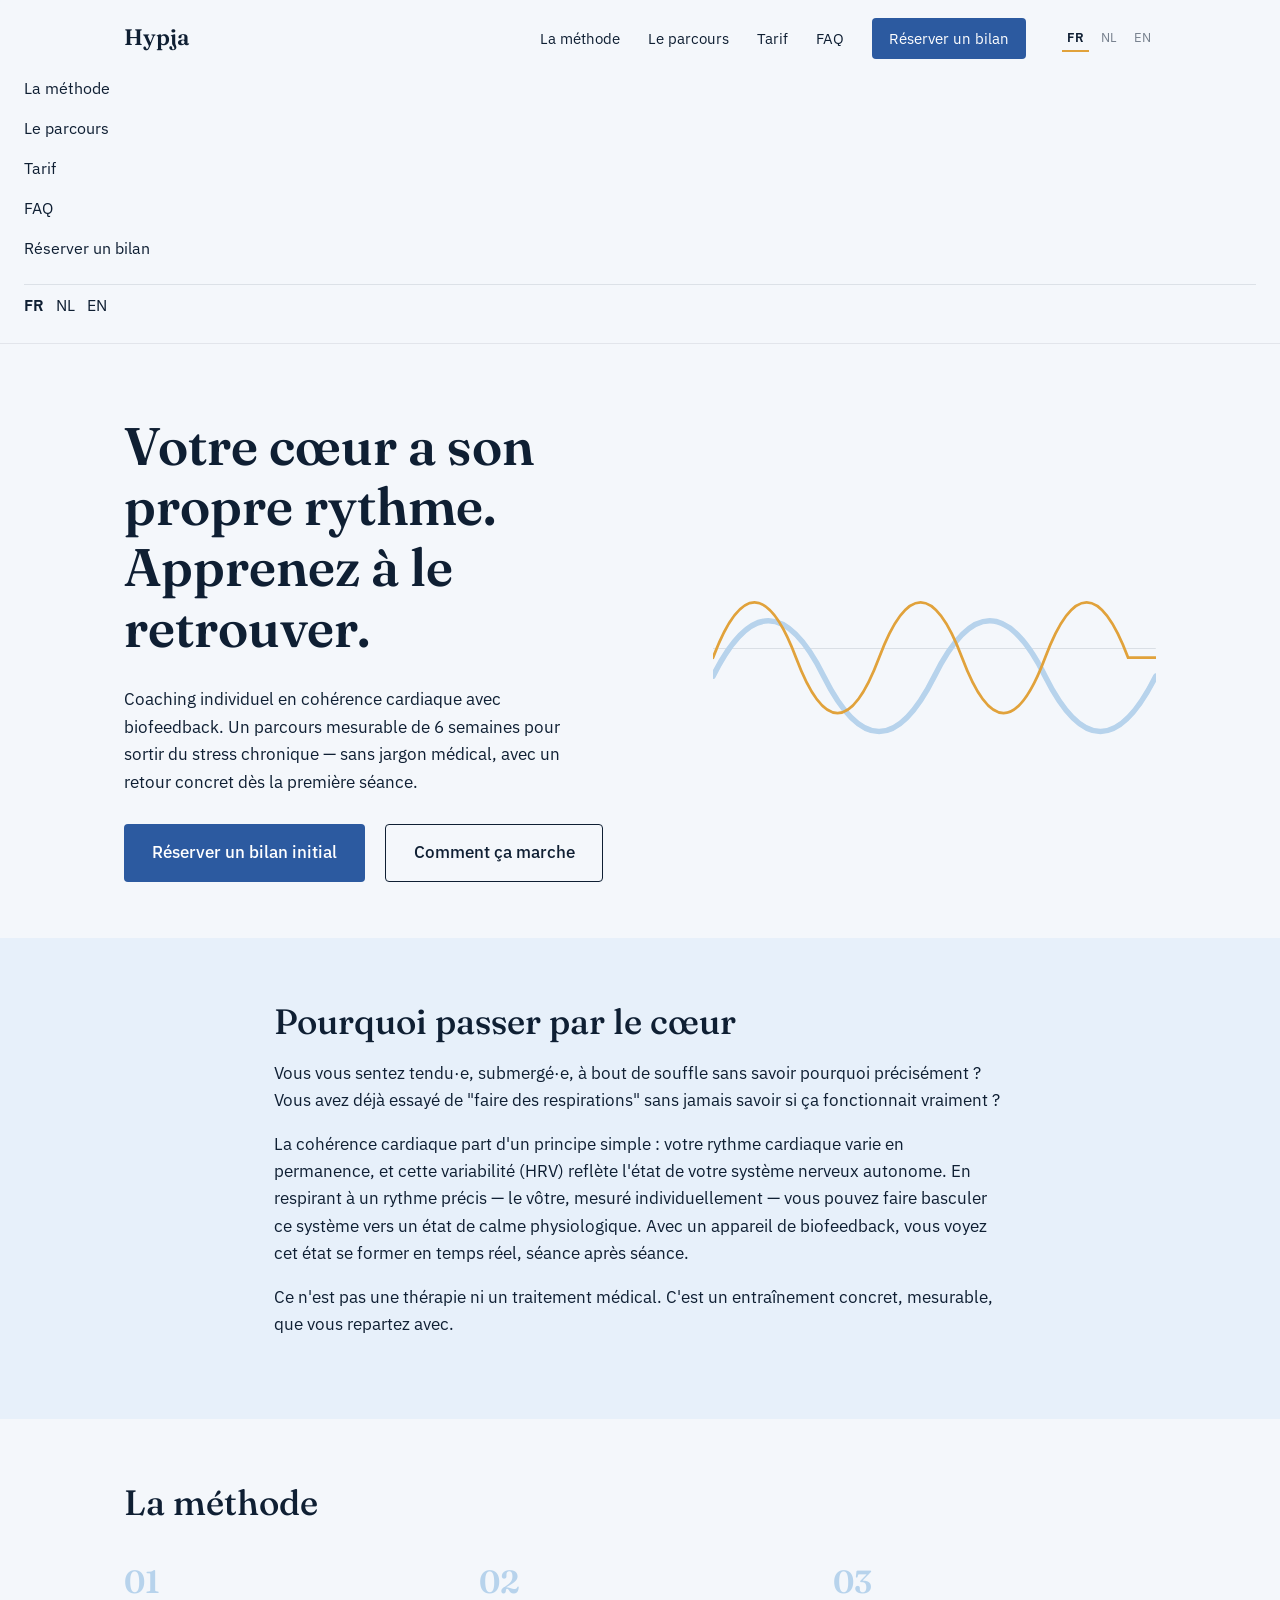
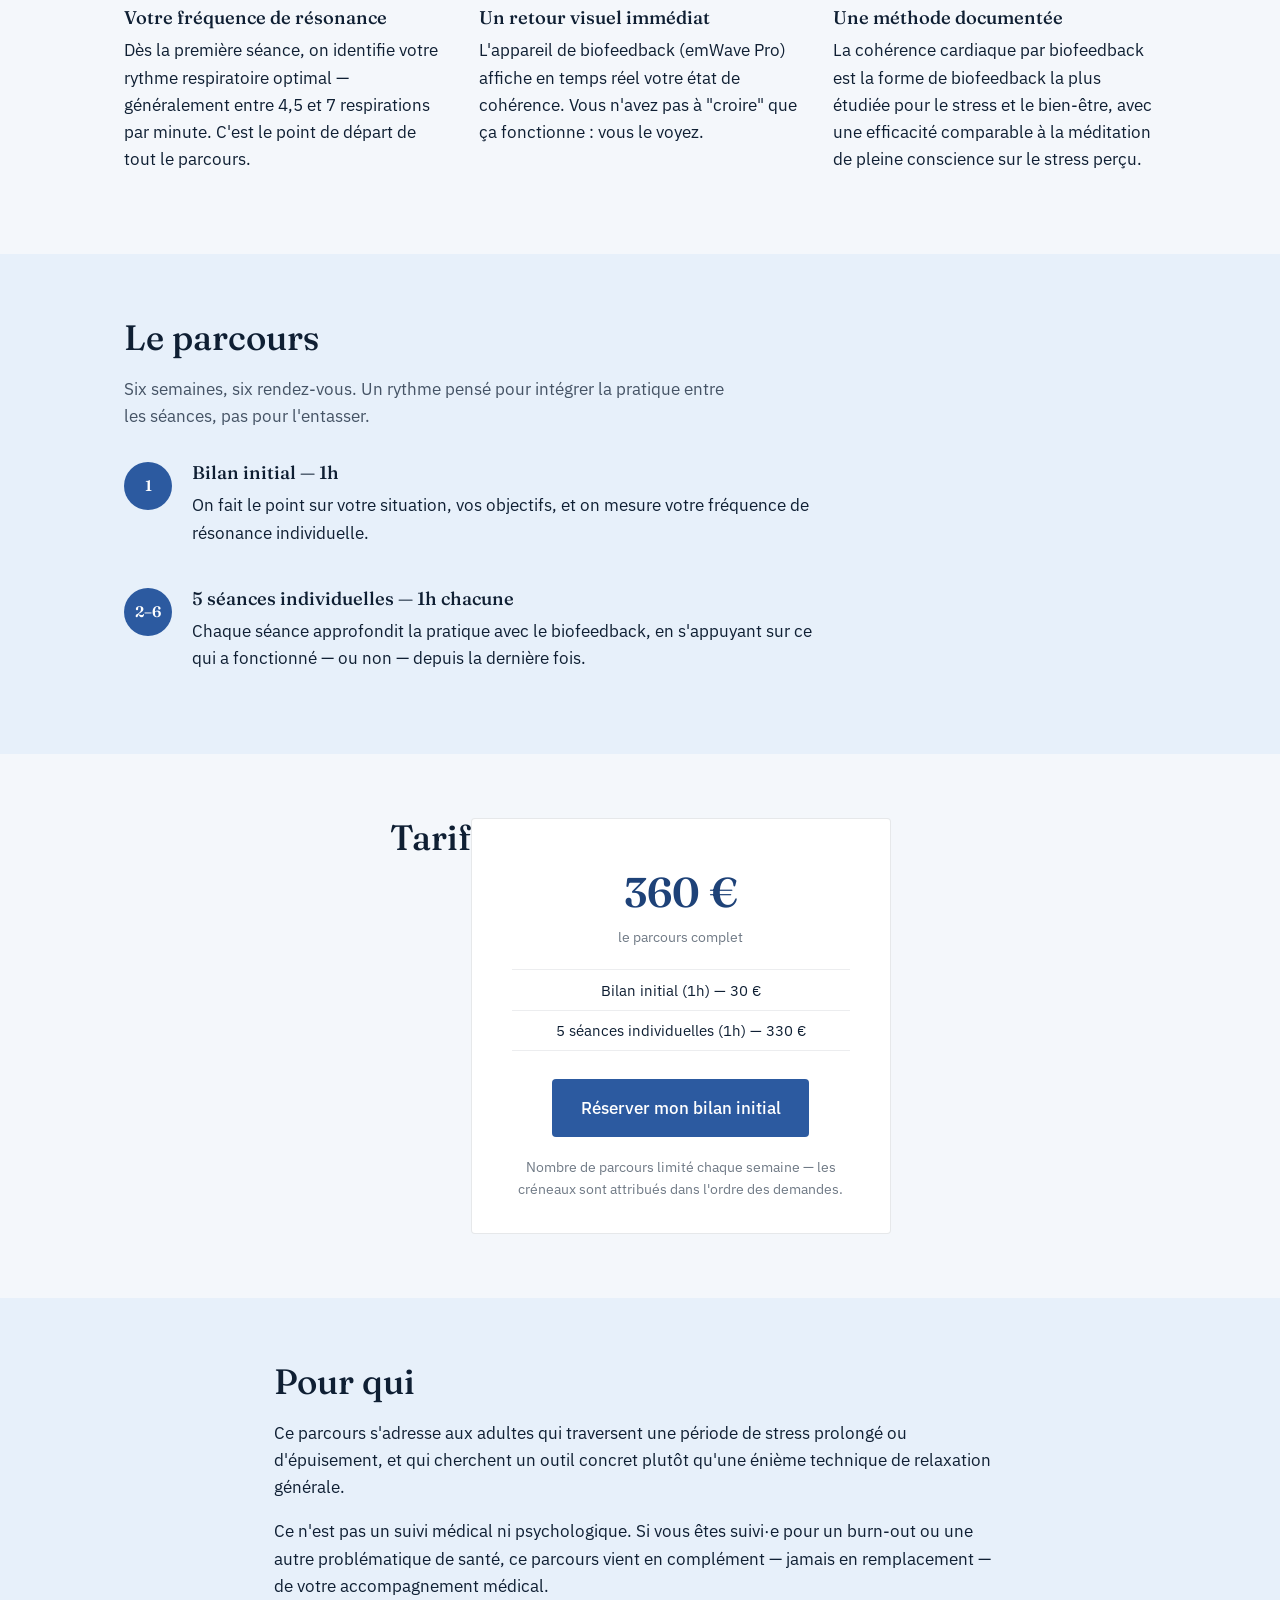
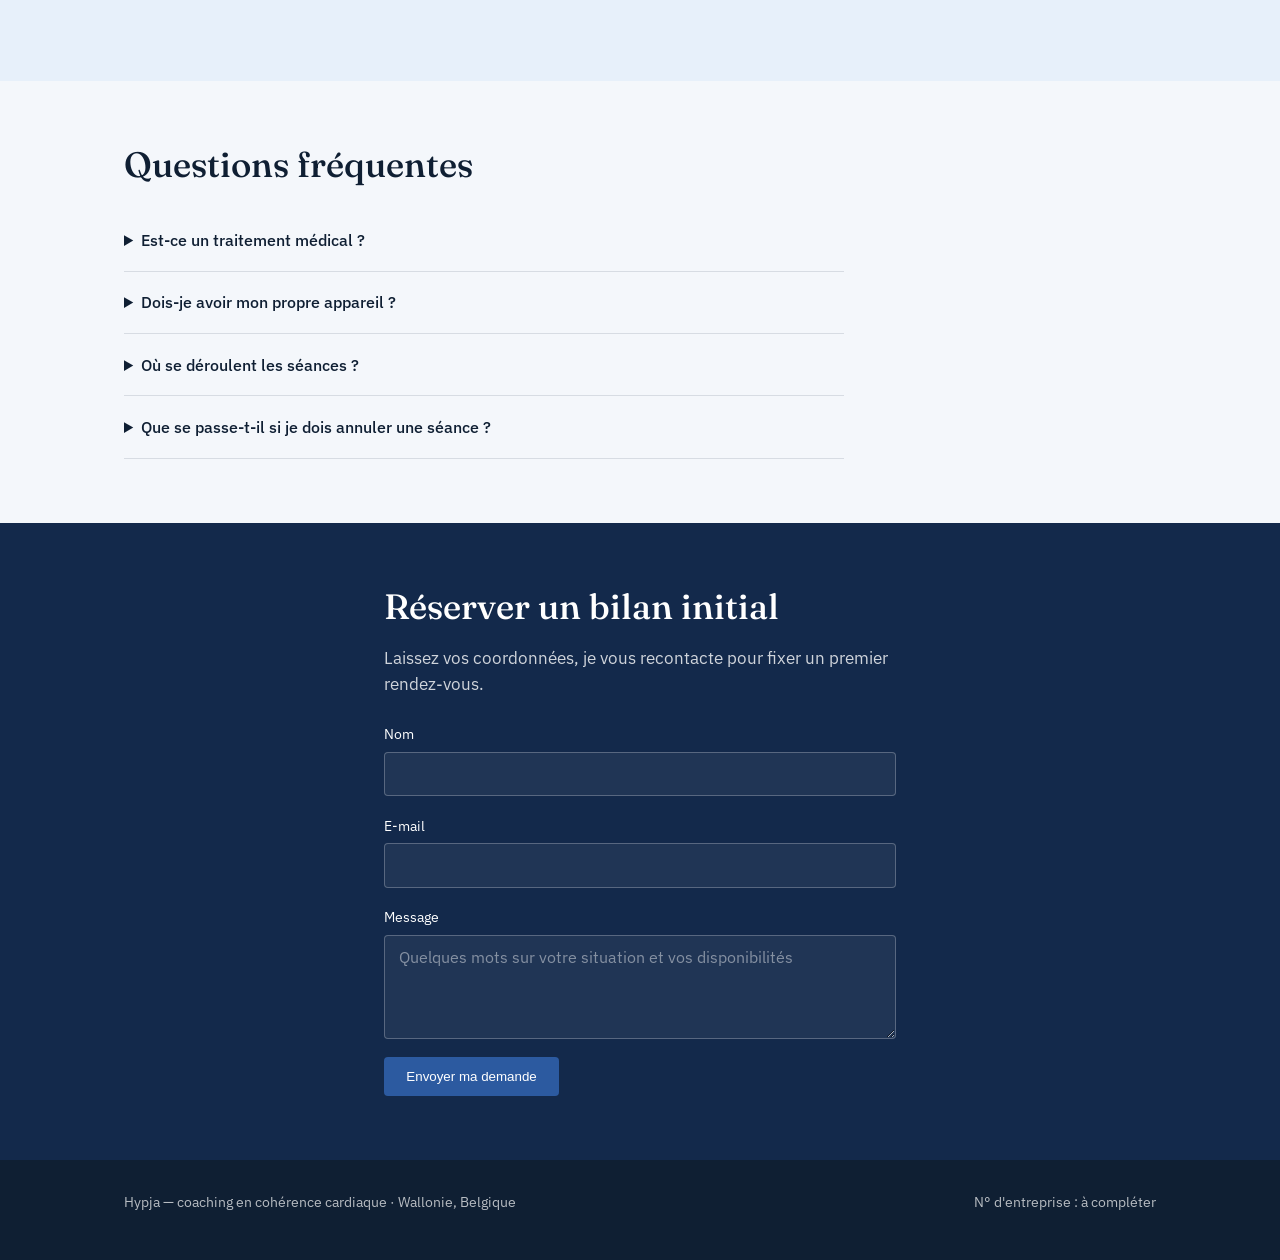
<file: index.html>
<!DOCTYPE html>
<html lang="fr">
<head>
<meta charset="UTF-8">
<meta name="viewport" content="width=device-width, initial-scale=1.0">
<title>Hypja — Coaching en cohérence cardiaque</title>
<meta name="description" content="Coaching individuel en cohérence cardiaque avec biofeedback, pour sortir du stress chronique et du burn-out. Parcours de 6 semaines en Wallonie.">
<link rel="alternate" hreflang="fr-BE" href="https://hypja.be/">
<link rel="alternate" hreflang="nl-BE" href="https://hypja.be/nl/">
<link rel="alternate" hreflang="en" href="https://hypja.be/en/">
<link rel="alternate" hreflang="x-default" href="https://hypja.be/">
<link rel="preconnect" href="https://fonts.googleapis.com">
<link rel="preconnect" href="https://fonts.gstatic.com" crossorigin>
<link href="https://fonts.googleapis.com/css2?family=Fraunces:opsz,wght@9..144,400;9..144,500;9..144,600&family=IBM+Plex+Sans:wght@400;500;600&display=swap" rel="stylesheet">
<link rel="stylesheet" href="css/style.css">
</head>
<body>

<a class="skip-link" href="#contenu">Aller au contenu</a>

<header class="site-header">
  <div class="wrap header-inner">
    <a class="brand" href="#top">Hypja</a>
    <nav class="main-nav" aria-label="Navigation principale">
      <a href="#methode">La méthode</a>
      <a href="#parcours">Le parcours</a>
      <a href="#tarif">Tarif</a>
      <a href="#faq">FAQ</a>
      <a class="nav-cta" href="#contact">Réserver un bilan</a>
      <span class="lang-switch"><a href="./" aria-current="true">FR</a><a href="nl/">NL</a><a href="en/">EN</a></span>
    </nav>
    <button class="nav-toggle" aria-label="Ouvrir le menu" aria-expanded="false" aria-controls="mobile-nav">
      <span></span><span></span><span></span>
    </button>
  </div>
  <nav id="mobile-nav" class="mobile-nav" aria-label="Navigation mobile" hidden>
    <a href="#methode">La méthode</a>
    <a href="#parcours">Le parcours</a>
    <a href="#tarif">Tarif</a>
    <a href="#faq">FAQ</a>
    <a href="#contact">Réserver un bilan</a>
    <span class="mobile-lang-switch"><a href="./" aria-current="true">FR</a><a href="nl/">NL</a><a href="en/">EN</a></span>
  </nav>
</header>

<main id="contenu">

  <section id="top" class="hero">
    <div class="wrap hero-inner">
      <div class="hero-text">
        <h1>Votre cœur a son propre rythme.<br>Apprenez à le retrouver.</h1>
        <p class="hero-lead">Coaching individuel en cohérence cardiaque avec biofeedback. Un parcours mesurable de 6 semaines pour sortir du stress chronique — sans jargon médical, avec un retour concret dès la première séance.</p>
        <div class="hero-actions">
          <a class="btn btn-primary" href="#contact">Réserver un bilan initial</a>
          <a class="btn btn-ghost" href="#methode">Comment ça marche</a>
        </div>
      </div>
      <div class="hero-visual" aria-hidden="true">
        <svg class="coherence-wave" viewBox="0 0 480 220" xmlns="http://www.w3.org/2000/svg">
          <path class="wave-grid" d="M0,110 H480" />
          <path class="wave-line wave-line--soft" d="M0,140 C 40,60 80,60 120,140 C 160,220 200,220 240,140 C 280,60 320,60 360,140 C 400,220 440,220 480,140" />
          <path class="wave-line wave-line--pulse" d="M0,120 C 30,40 60,40 90,120 C 120,200 150,200 180,120 C 210,40 240,40 270,120 C 300,200 330,200 360,120 C 390,40 420,40 450,120 L480,120" />
        </svg>
      </div>
    </div>
  </section>

  <section id="pourquoi" class="section section-tinted">
    <div class="wrap two-col">
      <h2>Pourquoi passer par le cœur</h2>
      <div class="col-text">
        <p>Vous vous sentez tendu·e, submergé·e, à bout de souffle sans savoir pourquoi précisément ? Vous avez déjà essayé de "faire des respirations" sans jamais savoir si ça fonctionnait vraiment ?</p>
        <p>La cohérence cardiaque part d'un principe simple : votre rythme cardiaque varie en permanence, et cette variabilité (HRV) reflète l'état de votre système nerveux autonome. En respirant à un rythme précis — le vôtre, mesuré individuellement — vous pouvez faire basculer ce système vers un état de calme physiologique. Avec un appareil de biofeedback, vous voyez cet état se former en temps réel, séance après séance.</p>
        <p>Ce n'est pas une thérapie ni un traitement médical. C'est un entraînement concret, mesurable, que vous repartez avec.</p>
      </div>
    </div>
  </section>

  <section id="methode" class="section">
    <div class="wrap">
      <h2>La méthode</h2>
      <div class="method-grid">
        
        <div class="method-card">
          <span class="method-index">01</span>
          <h3>Votre fréquence de résonance</h3>
          <p>Dès la première séance, on identifie votre rythme respiratoire optimal — généralement entre 4,5 et 7 respirations par minute. C'est le point de départ de tout le parcours.</p>
        </div>
        
        <div class="method-card">
          <span class="method-index">02</span>
          <h3>Un retour visuel immédiat</h3>
          <p>L'appareil de biofeedback (emWave Pro) affiche en temps réel votre état de cohérence. Vous n'avez pas à "croire" que ça fonctionne : vous le voyez.</p>
        </div>
        
        <div class="method-card">
          <span class="method-index">03</span>
          <h3>Une méthode documentée</h3>
          <p>La cohérence cardiaque par biofeedback est la forme de biofeedback la plus étudiée pour le stress et le bien-être, avec une efficacité comparable à la méditation de pleine conscience sur le stress perçu.</p>
        </div>
        
      </div>
    </div>
  </section>

  <section id="parcours" class="section section-tinted">
    <div class="wrap">
      <h2>Le parcours</h2>
      <p class="section-lead">Six semaines, six rendez-vous. Un rythme pensé pour intégrer la pratique entre les séances, pas pour l'entasser.</p>
      <ol class="steps">
        
        <li>
          <span class="step-num">1</span>
          <div>
            <h3>Bilan initial — 1h</h3>
            <p>On fait le point sur votre situation, vos objectifs, et on mesure votre fréquence de résonance individuelle.</p>
          </div>
        </li>
        
        <li>
          <span class="step-num">2–6</span>
          <div>
            <h3>5 séances individuelles — 1h chacune</h3>
            <p>Chaque séance approfondit la pratique avec le biofeedback, en s'appuyant sur ce qui a fonctionné — ou non — depuis la dernière fois.</p>
          </div>
        </li>
        
      </ol>
    </div>
  </section>

  <section id="tarif" class="section">
    <div class="wrap tarif-wrap">
      <h2>Tarif</h2>
      <div class="tarif-card">
        <p class="tarif-price"><span>360 €</span><span class="tarif-unit">le parcours complet</span></p>
        <ul class="tarif-detail">
          
          <li>Bilan initial (1h) — 30 €</li>
          
          <li>5 séances individuelles (1h) — 330 €</li>
          
        </ul>
        <a class="btn btn-primary" href="#contact">Réserver mon bilan initial</a>
        <p class="tarif-note">Nombre de parcours limité chaque semaine — les créneaux sont attribués dans l'ordre des demandes.</p>
      </div>
    </div>
  </section>

  <section id="pour-qui" class="section section-tinted">
    <div class="wrap two-col">
      <h2>Pour qui</h2>
      <div class="col-text">
        <p>Ce parcours s'adresse aux adultes qui traversent une période de stress prolongé ou d'épuisement, et qui cherchent un outil concret plutôt qu'une énième technique de relaxation générale.</p>
        <p>Ce n'est pas un suivi médical ni psychologique. Si vous êtes suivi·e pour un burn-out ou une autre problématique de santé, ce parcours vient en complément — jamais en remplacement — de votre accompagnement médical.</p>
      </div>
    </div>
  </section>

  <section id="faq" class="section">
    <div class="wrap">
      <h2>Questions fréquentes</h2>
      <div class="faq-list">
        
        <details>
          <summary>Est-ce un traitement médical ?</summary>
          <p>Non. C'est un accompagnement de type coaching / bien-être, basé sur une méthode de respiration et de biofeedback. Il ne remplace ni un suivi médical ni un suivi psychologique.</p>
        </details>
        
        <details>
          <summary>Dois-je avoir mon propre appareil ?</summary>
          <p>À compléter selon le format retenu pour les séances.</p>
        </details>
        
        <details>
          <summary>Où se déroulent les séances ?</summary>
          <p>À compléter.</p>
        </details>
        
        <details>
          <summary>Que se passe-t-il si je dois annuler une séance ?</summary>
          <p>À compléter.</p>
        </details>
        
      </div>
    </div>
  </section>

  <section id="contact" class="section section-dark">
    <div class="wrap contact-wrap">
      <h2>Réserver un bilan initial</h2>
      <p class="section-lead section-lead--dark">Laissez vos coordonnées, je vous recontacte pour fixer un premier rendez-vous.</p>
      <!-- TODO Erika: remplacer l'action par votre propre endpoint Formspree (comme sur dasgoe.be) -->
      <form class="contact-form" action="https://formspree.io/f/VOTRE_ID_FORMSPREE" method="POST">
        <div class="form-row">
          <label for="nom-fr">Nom</label>
          <input type="text" id="nom-fr" name="nom" required>
        </div>
        <div class="form-row">
          <label for="email-fr">E-mail</label>
          <input type="email" id="email-fr" name="email" required>
        </div>
        <div class="form-row">
          <label for="message-fr">Message</label>
          <textarea id="message-fr" name="message" rows="4" placeholder="Quelques mots sur votre situation et vos disponibilités"></textarea>
        </div>
        <button class="btn btn-primary" type="submit">Envoyer ma demande</button>
      </form>
    </div>
  </section>

</main>

<footer class="site-footer">
  <div class="wrap footer-inner">
    <p>Hypja — coaching en cohérence cardiaque · Wallonie, Belgique</p>
    <p class="footer-legal"><!-- TODO Erika: numéro d'entreprise (BCE), mentions légales -->N° d'entreprise : à compléter</p>
  </div>
</footer>

<script src="js/main.js"></script>
</body>
</html>
</file>
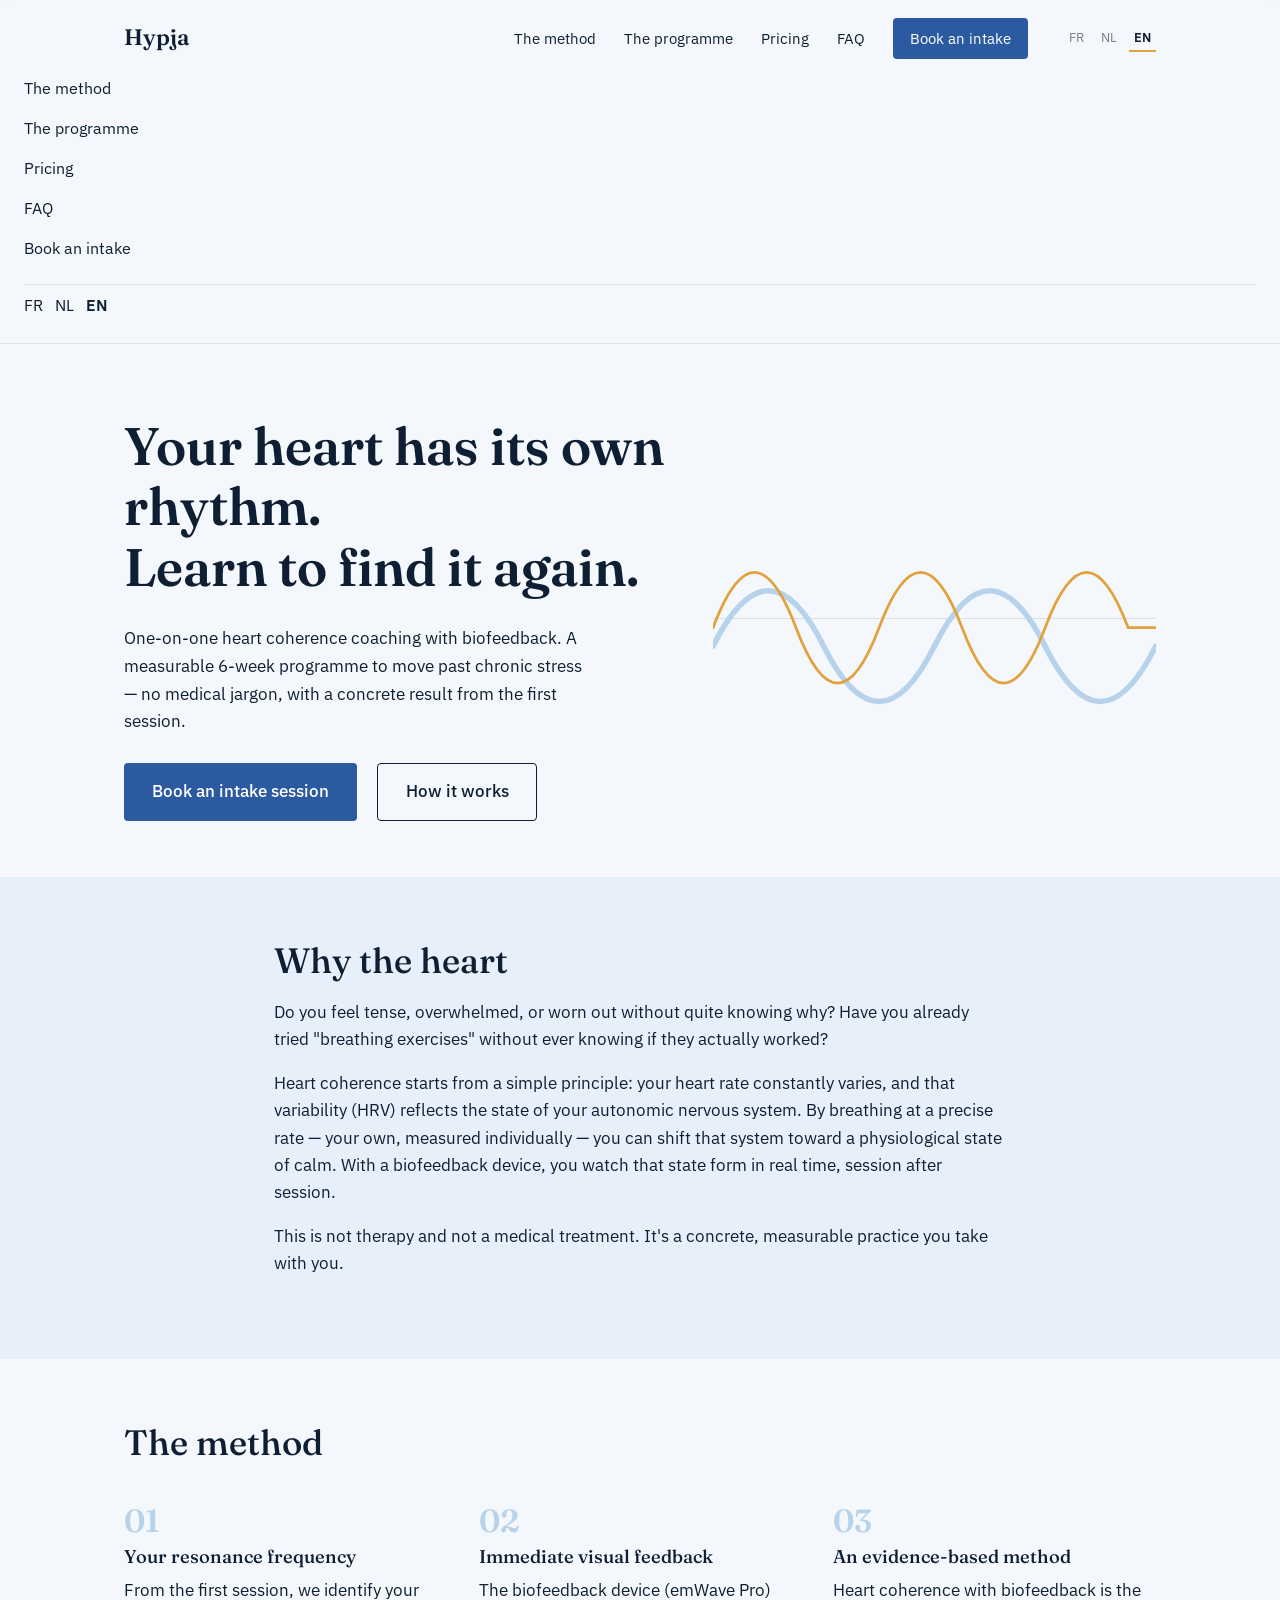
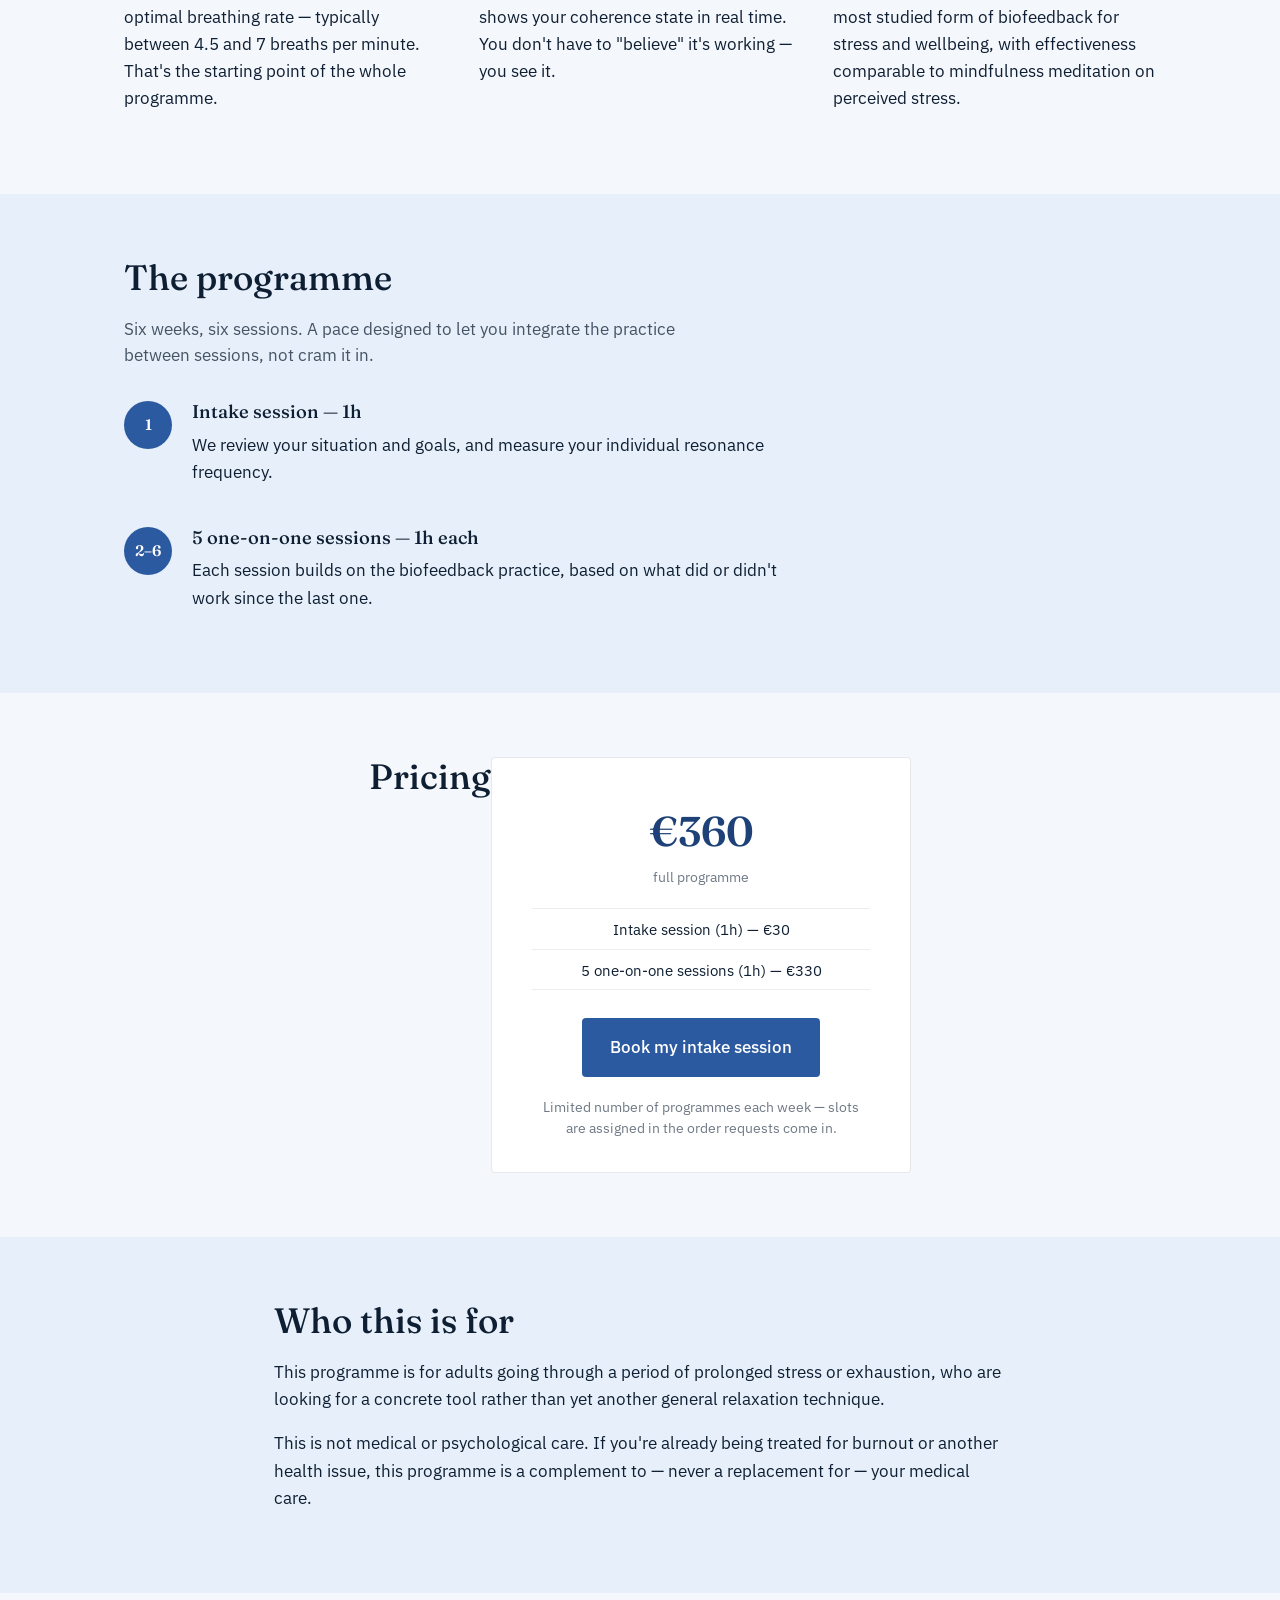
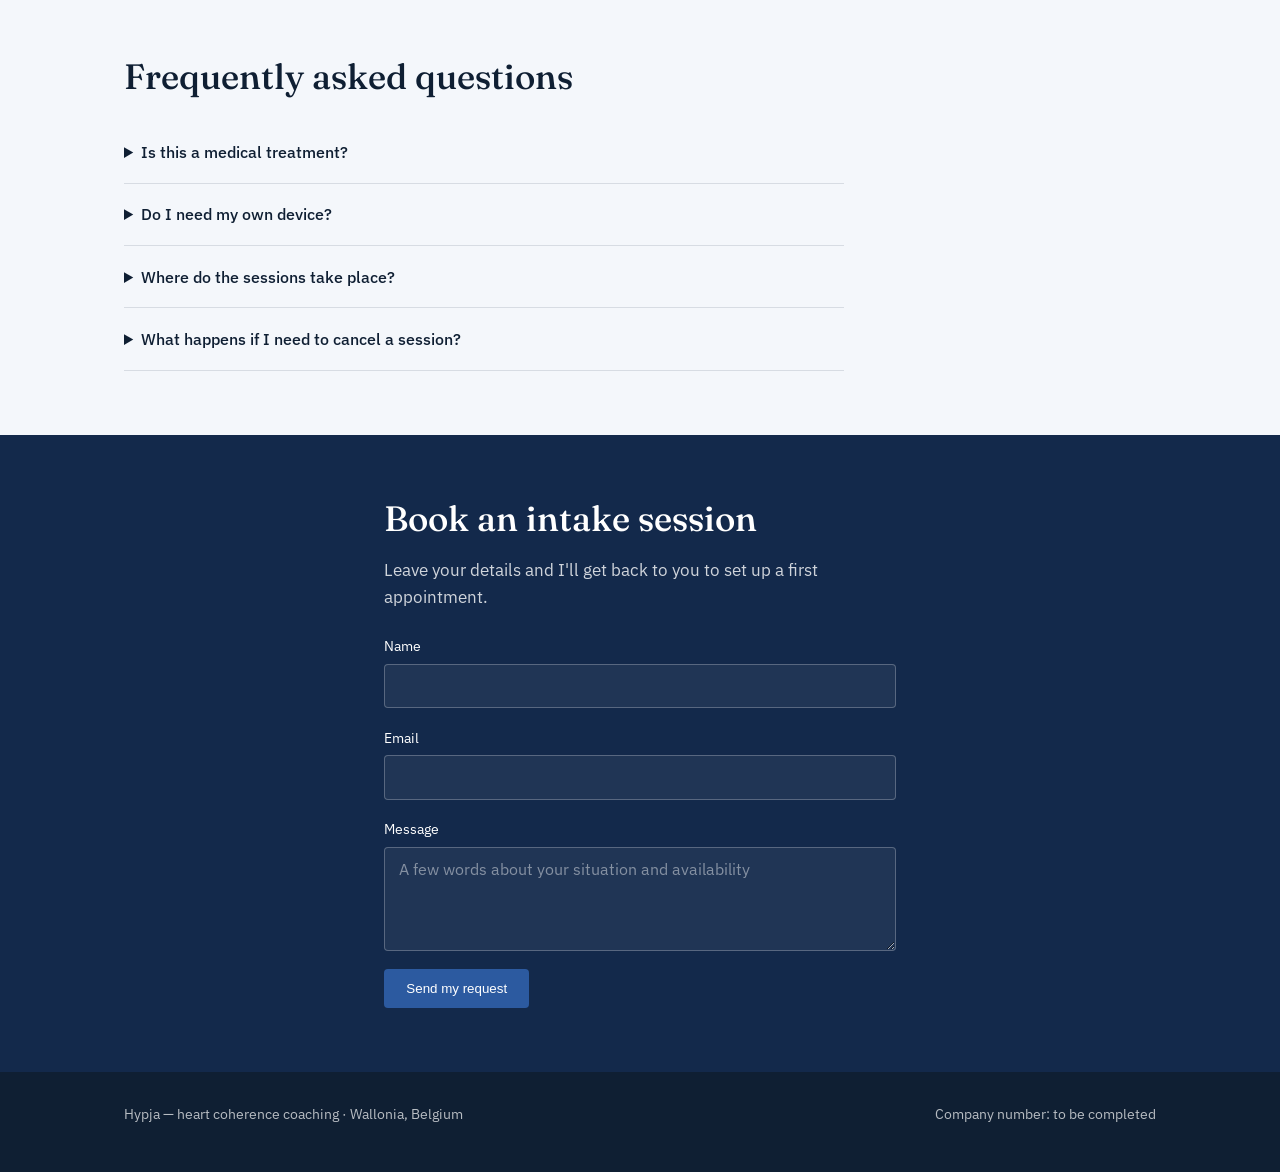
<file: en/index.html>
<!DOCTYPE html>
<html lang="en">
<head>
<meta charset="UTF-8">
<meta name="viewport" content="width=device-width, initial-scale=1.0">
<title>Hypja — Heart Coherence Coaching</title>
<meta name="description" content="One-on-one heart coherence coaching with biofeedback, to move past chronic stress and burnout. A 6-week programme in Wallonia, Belgium.">
<link rel="alternate" hreflang="fr-BE" href="https://hypja.be/">
<link rel="alternate" hreflang="nl-BE" href="https://hypja.be/nl/">
<link rel="alternate" hreflang="en" href="https://hypja.be/en/">
<link rel="alternate" hreflang="x-default" href="https://hypja.be/">
<link rel="preconnect" href="https://fonts.googleapis.com">
<link rel="preconnect" href="https://fonts.gstatic.com" crossorigin>
<link href="https://fonts.googleapis.com/css2?family=Fraunces:opsz,wght@9..144,400;9..144,500;9..144,600&family=IBM+Plex+Sans:wght@400;500;600&display=swap" rel="stylesheet">
<link rel="stylesheet" href="../css/style.css">
</head>
<body>

<a class="skip-link" href="#contenu">Skip to content</a>

<header class="site-header">
  <div class="wrap header-inner">
    <a class="brand" href="../#top">Hypja</a>
    <nav class="main-nav" aria-label="Navigation principale">
      <a href="#methode">The method</a>
      <a href="#parcours">The programme</a>
      <a href="#tarif">Pricing</a>
      <a href="#faq">FAQ</a>
      <a class="nav-cta" href="#contact">Book an intake</a>
      <span class="lang-switch"><a href="../">FR</a><a href="../nl/">NL</a><a href="../en/" aria-current="true">EN</a></span>
    </nav>
    <button class="nav-toggle" aria-label="Open menu" aria-expanded="false" aria-controls="mobile-nav">
      <span></span><span></span><span></span>
    </button>
  </div>
  <nav id="mobile-nav" class="mobile-nav" aria-label="Navigation mobile" hidden>
    <a href="#methode">The method</a>
    <a href="#parcours">The programme</a>
    <a href="#tarif">Pricing</a>
    <a href="#faq">FAQ</a>
    <a href="#contact">Book an intake</a>
    <span class="mobile-lang-switch"><a href="../">FR</a><a href="../nl/">NL</a><a href="../en/" aria-current="true">EN</a></span>
  </nav>
</header>

<main id="contenu">

  <section id="top" class="hero">
    <div class="wrap hero-inner">
      <div class="hero-text">
        <h1>Your heart has its own rhythm.<br>Learn to find it again.</h1>
        <p class="hero-lead">One-on-one heart coherence coaching with biofeedback. A measurable 6-week programme to move past chronic stress — no medical jargon, with a concrete result from the first session.</p>
        <div class="hero-actions">
          <a class="btn btn-primary" href="#contact">Book an intake session</a>
          <a class="btn btn-ghost" href="#methode">How it works</a>
        </div>
      </div>
      <div class="hero-visual" aria-hidden="true">
        <svg class="coherence-wave" viewBox="0 0 480 220" xmlns="http://www.w3.org/2000/svg">
          <path class="wave-grid" d="M0,110 H480" />
          <path class="wave-line wave-line--soft" d="M0,140 C 40,60 80,60 120,140 C 160,220 200,220 240,140 C 280,60 320,60 360,140 C 400,220 440,220 480,140" />
          <path class="wave-line wave-line--pulse" d="M0,120 C 30,40 60,40 90,120 C 120,200 150,200 180,120 C 210,40 240,40 270,120 C 300,200 330,200 360,120 C 390,40 420,40 450,120 L480,120" />
        </svg>
      </div>
    </div>
  </section>

  <section id="pourquoi" class="section section-tinted">
    <div class="wrap two-col">
      <h2>Why the heart</h2>
      <div class="col-text">
        <p>Do you feel tense, overwhelmed, or worn out without quite knowing why? Have you already tried "breathing exercises" without ever knowing if they actually worked?</p>
        <p>Heart coherence starts from a simple principle: your heart rate constantly varies, and that variability (HRV) reflects the state of your autonomic nervous system. By breathing at a precise rate — your own, measured individually — you can shift that system toward a physiological state of calm. With a biofeedback device, you watch that state form in real time, session after session.</p>
        <p>This is not therapy and not a medical treatment. It's a concrete, measurable practice you take with you.</p>
      </div>
    </div>
  </section>

  <section id="methode" class="section">
    <div class="wrap">
      <h2>The method</h2>
      <div class="method-grid">
        
        <div class="method-card">
          <span class="method-index">01</span>
          <h3>Your resonance frequency</h3>
          <p>From the first session, we identify your optimal breathing rate — typically between 4.5 and 7 breaths per minute. That's the starting point of the whole programme.</p>
        </div>
        
        <div class="method-card">
          <span class="method-index">02</span>
          <h3>Immediate visual feedback</h3>
          <p>The biofeedback device (emWave Pro) shows your coherence state in real time. You don't have to "believe" it's working — you see it.</p>
        </div>
        
        <div class="method-card">
          <span class="method-index">03</span>
          <h3>An evidence-based method</h3>
          <p>Heart coherence with biofeedback is the most studied form of biofeedback for stress and wellbeing, with effectiveness comparable to mindfulness meditation on perceived stress.</p>
        </div>
        
      </div>
    </div>
  </section>

  <section id="parcours" class="section section-tinted">
    <div class="wrap">
      <h2>The programme</h2>
      <p class="section-lead">Six weeks, six sessions. A pace designed to let you integrate the practice between sessions, not cram it in.</p>
      <ol class="steps">
        
        <li>
          <span class="step-num">1</span>
          <div>
            <h3>Intake session — 1h</h3>
            <p>We review your situation and goals, and measure your individual resonance frequency.</p>
          </div>
        </li>
        
        <li>
          <span class="step-num">2–6</span>
          <div>
            <h3>5 one-on-one sessions — 1h each</h3>
            <p>Each session builds on the biofeedback practice, based on what did or didn't work since the last one.</p>
          </div>
        </li>
        
      </ol>
    </div>
  </section>

  <section id="tarif" class="section">
    <div class="wrap tarif-wrap">
      <h2>Pricing</h2>
      <div class="tarif-card">
        <p class="tarif-price"><span>€360</span><span class="tarif-unit">full programme</span></p>
        <ul class="tarif-detail">
          
          <li>Intake session (1h) — €30</li>
          
          <li>5 one-on-one sessions (1h) — €330</li>
          
        </ul>
        <a class="btn btn-primary" href="#contact">Book my intake session</a>
        <p class="tarif-note">Limited number of programmes each week — slots are assigned in the order requests come in.</p>
      </div>
    </div>
  </section>

  <section id="pour-qui" class="section section-tinted">
    <div class="wrap two-col">
      <h2>Who this is for</h2>
      <div class="col-text">
        <p>This programme is for adults going through a period of prolonged stress or exhaustion, who are looking for a concrete tool rather than yet another general relaxation technique.</p>
        <p>This is not medical or psychological care. If you're already being treated for burnout or another health issue, this programme is a complement to — never a replacement for — your medical care.</p>
      </div>
    </div>
  </section>

  <section id="faq" class="section">
    <div class="wrap">
      <h2>Frequently asked questions</h2>
      <div class="faq-list">
        
        <details>
          <summary>Is this a medical treatment?</summary>
          <p>No. This is coaching / wellness support, based on a breathing and biofeedback method. It does not replace medical or psychological care.</p>
        </details>
        
        <details>
          <summary>Do I need my own device?</summary>
          <p>To be confirmed depending on the session format chosen.</p>
        </details>
        
        <details>
          <summary>Where do the sessions take place?</summary>
          <p>To be confirmed.</p>
        </details>
        
        <details>
          <summary>What happens if I need to cancel a session?</summary>
          <p>To be confirmed.</p>
        </details>
        
      </div>
    </div>
  </section>

  <section id="contact" class="section section-dark">
    <div class="wrap contact-wrap">
      <h2>Book an intake session</h2>
      <p class="section-lead section-lead--dark">Leave your details and I'll get back to you to set up a first appointment.</p>
      <!-- TODO Erika: remplacer l'action par votre propre endpoint Formspree (comme sur dasgoe.be) -->
      <form class="contact-form" action="https://formspree.io/f/VOTRE_ID_FORMSPREE" method="POST">
        <div class="form-row">
          <label for="nom-en">Name</label>
          <input type="text" id="nom-en" name="nom" required>
        </div>
        <div class="form-row">
          <label for="email-en">Email</label>
          <input type="email" id="email-en" name="email" required>
        </div>
        <div class="form-row">
          <label for="message-en">Message</label>
          <textarea id="message-en" name="message" rows="4" placeholder="A few words about your situation and availability"></textarea>
        </div>
        <button class="btn btn-primary" type="submit">Send my request</button>
      </form>
    </div>
  </section>

</main>

<footer class="site-footer">
  <div class="wrap footer-inner">
    <p>Hypja — heart coherence coaching · Wallonia, Belgium</p>
    <p class="footer-legal"><!-- TODO Erika: numéro d'entreprise (BCE), mentions légales -->Company number: to be completed</p>
  </div>
</footer>

<script src="../js/main.js"></script>
</body>
</html>
</file>
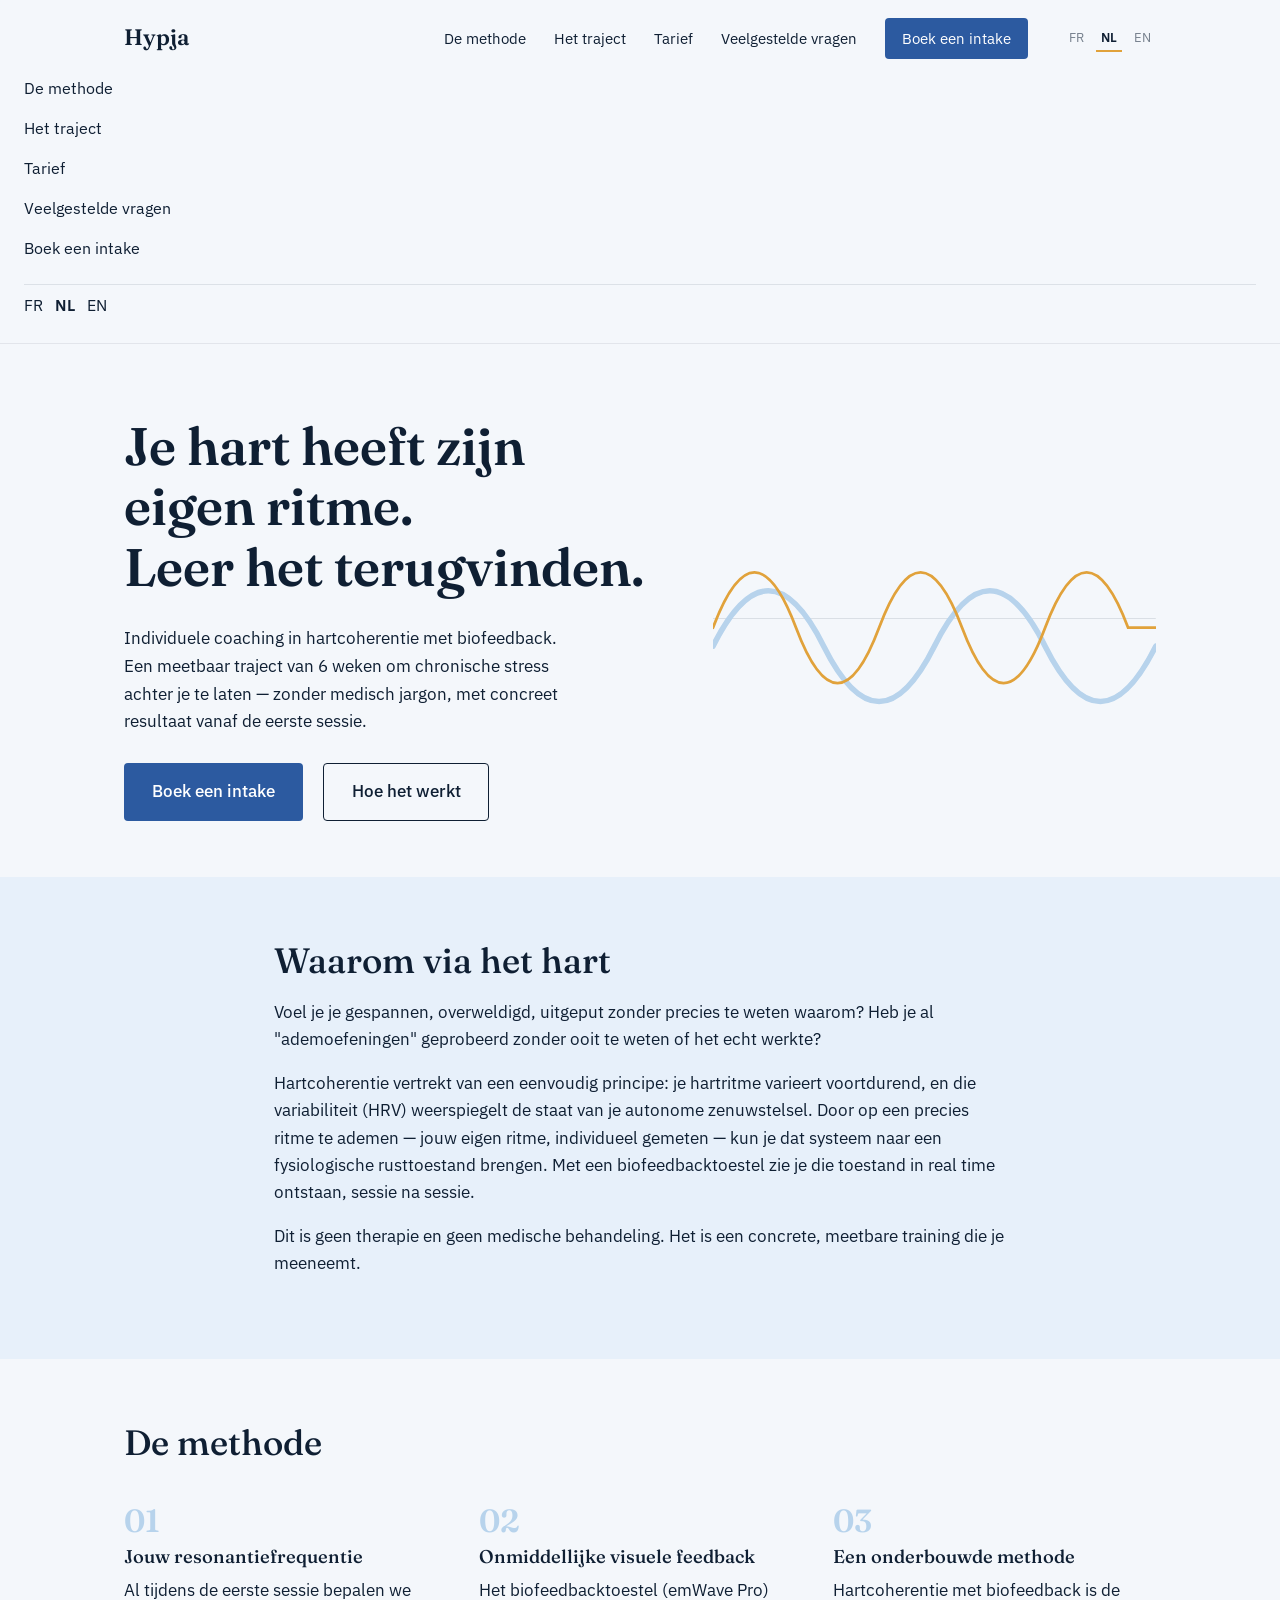
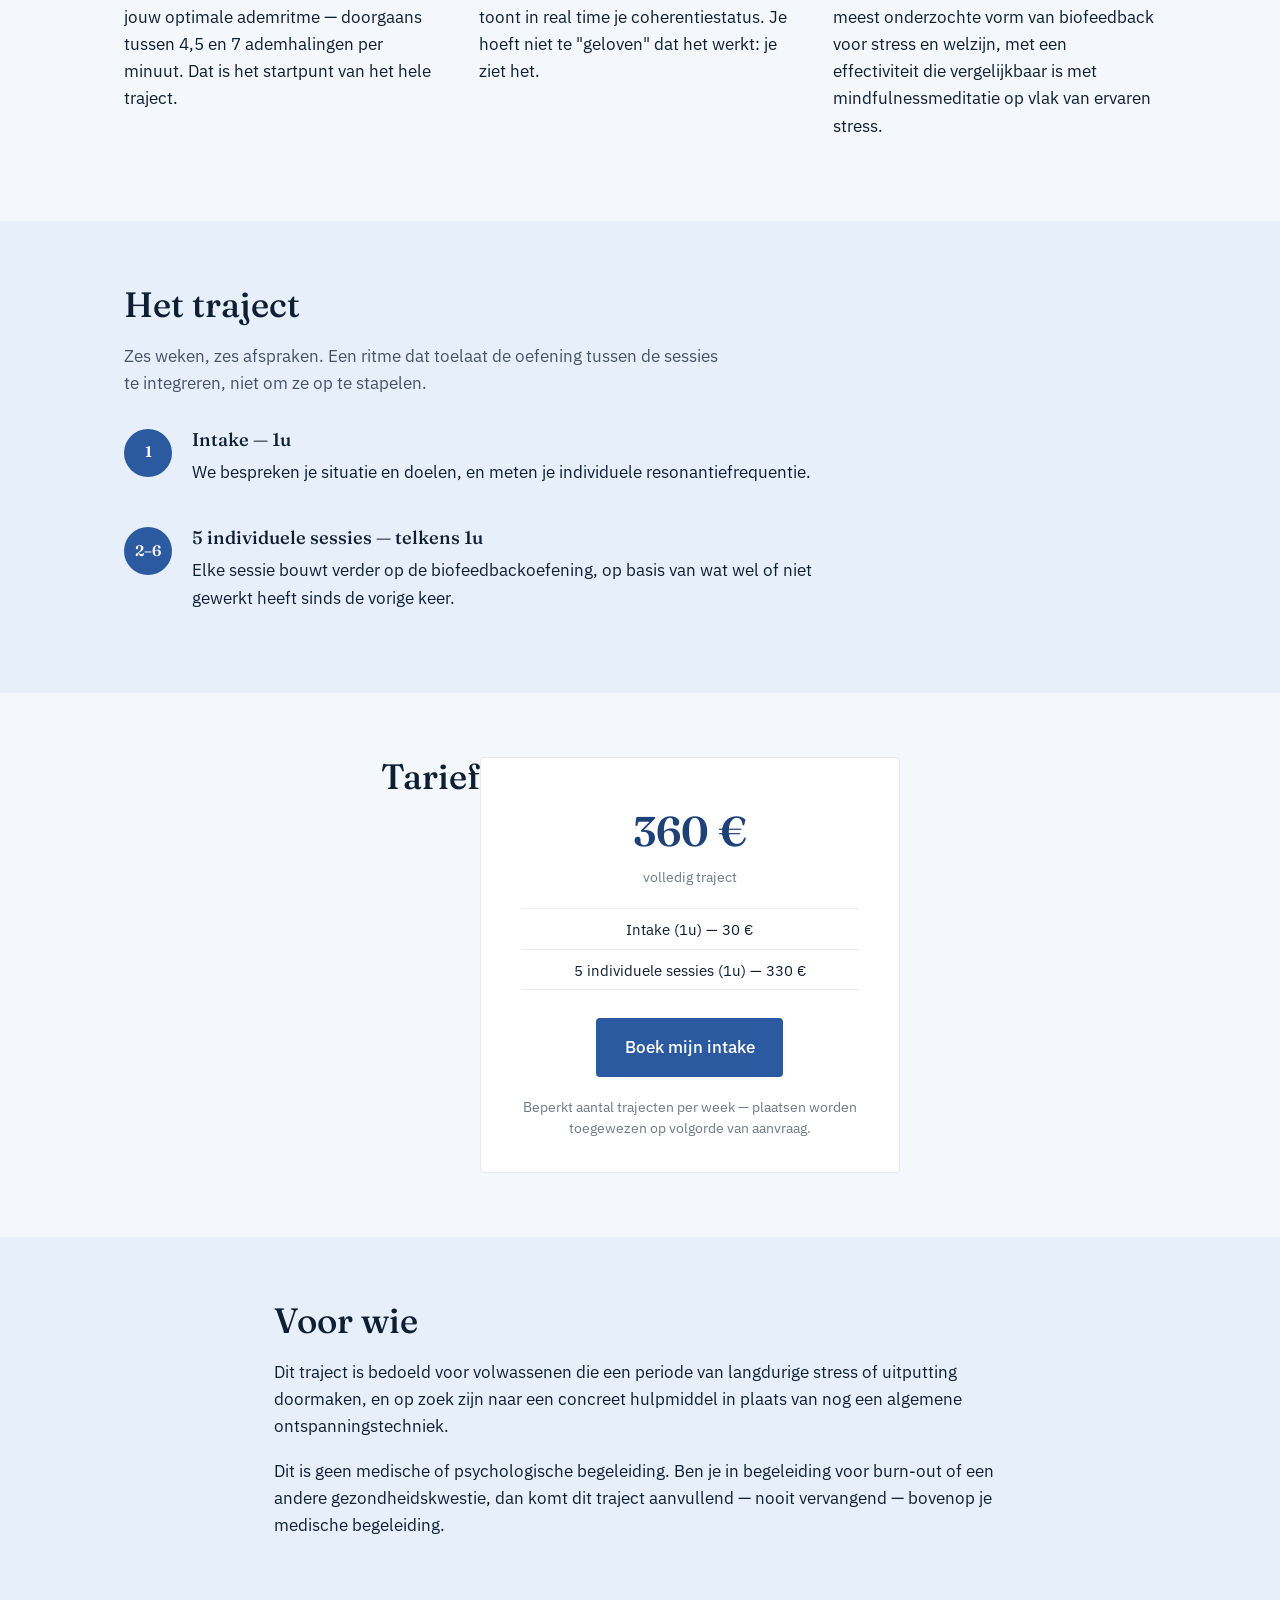
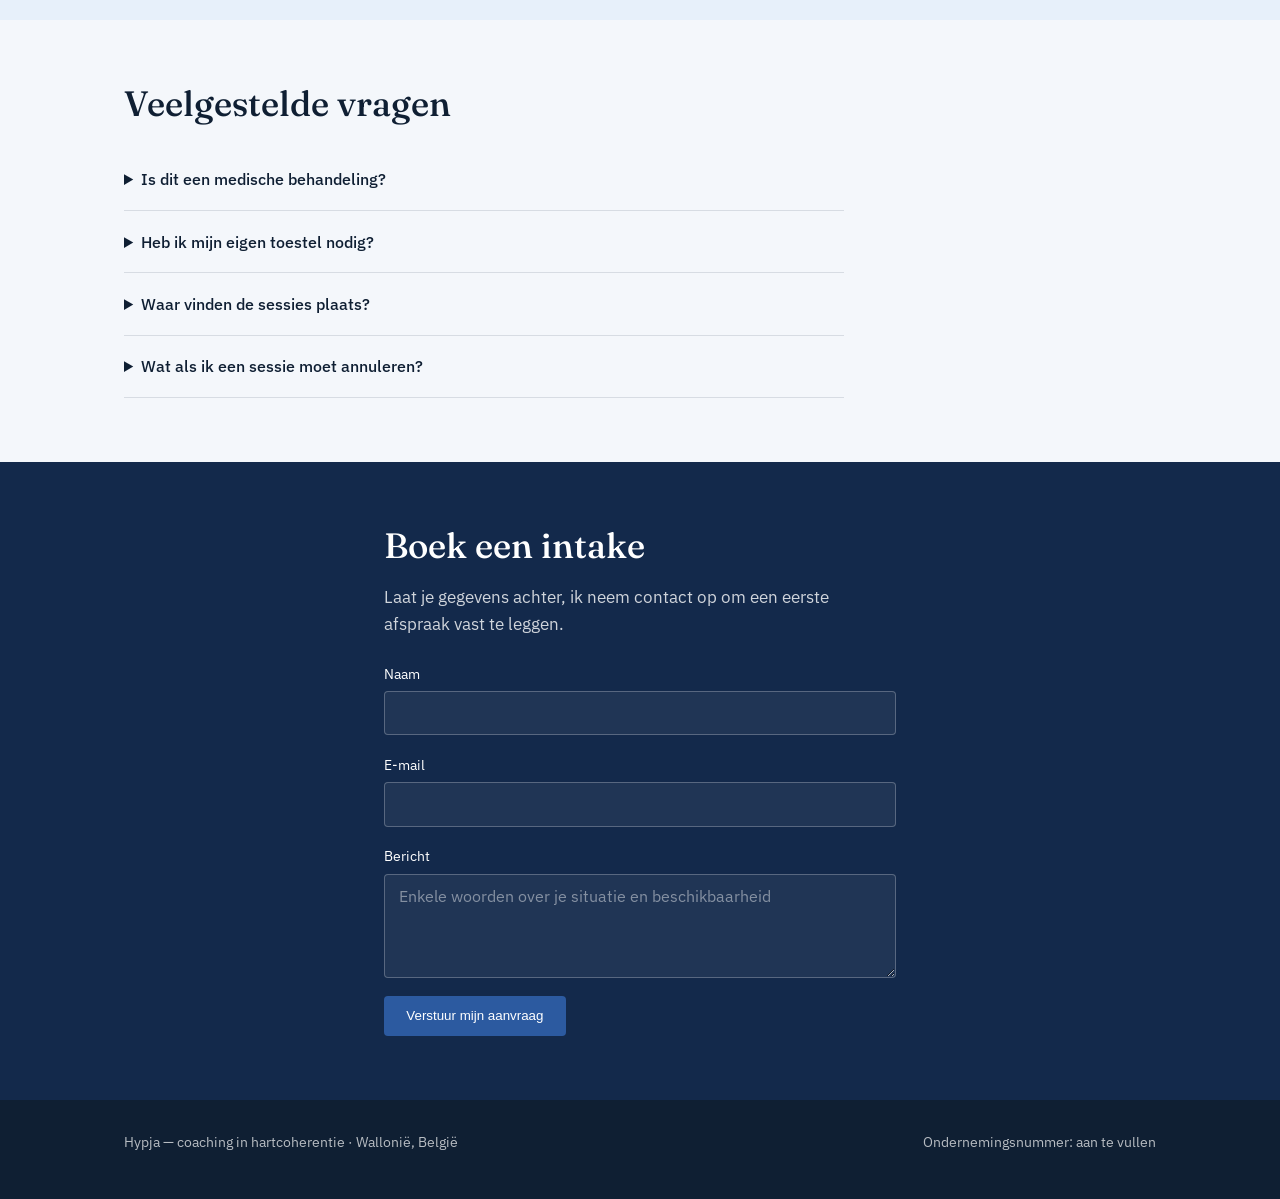
<file: nl/index.html>
<!DOCTYPE html>
<html lang="nl">
<head>
<meta charset="UTF-8">
<meta name="viewport" content="width=device-width, initial-scale=1.0">
<title>Hypja — Coaching in hartcoherentie</title>
<meta name="description" content="Individuele coaching in hartcoherentie met biofeedback, om chronische stress en burn-out achter je te laten. Traject van 6 weken in Wallonië.">
<link rel="alternate" hreflang="fr-BE" href="https://hypja.be/">
<link rel="alternate" hreflang="nl-BE" href="https://hypja.be/nl/">
<link rel="alternate" hreflang="en" href="https://hypja.be/en/">
<link rel="alternate" hreflang="x-default" href="https://hypja.be/">
<link rel="preconnect" href="https://fonts.googleapis.com">
<link rel="preconnect" href="https://fonts.gstatic.com" crossorigin>
<link href="https://fonts.googleapis.com/css2?family=Fraunces:opsz,wght@9..144,400;9..144,500;9..144,600&family=IBM+Plex+Sans:wght@400;500;600&display=swap" rel="stylesheet">
<link rel="stylesheet" href="../css/style.css">
</head>
<body>

<a class="skip-link" href="#contenu">Naar de inhoud</a>

<header class="site-header">
  <div class="wrap header-inner">
    <a class="brand" href="../#top">Hypja</a>
    <nav class="main-nav" aria-label="Navigation principale">
      <a href="#methode">De methode</a>
      <a href="#parcours">Het traject</a>
      <a href="#tarif">Tarief</a>
      <a href="#faq">Veelgestelde vragen</a>
      <a class="nav-cta" href="#contact">Boek een intake</a>
      <span class="lang-switch"><a href="../">FR</a><a href="../nl/" aria-current="true">NL</a><a href="../en/">EN</a></span>
    </nav>
    <button class="nav-toggle" aria-label="Menu openen" aria-expanded="false" aria-controls="mobile-nav">
      <span></span><span></span><span></span>
    </button>
  </div>
  <nav id="mobile-nav" class="mobile-nav" aria-label="Navigation mobile" hidden>
    <a href="#methode">De methode</a>
    <a href="#parcours">Het traject</a>
    <a href="#tarif">Tarief</a>
    <a href="#faq">Veelgestelde vragen</a>
    <a href="#contact">Boek een intake</a>
    <span class="mobile-lang-switch"><a href="../">FR</a><a href="../nl/" aria-current="true">NL</a><a href="../en/">EN</a></span>
  </nav>
</header>

<main id="contenu">

  <section id="top" class="hero">
    <div class="wrap hero-inner">
      <div class="hero-text">
        <h1>Je hart heeft zijn eigen ritme.<br>Leer het terugvinden.</h1>
        <p class="hero-lead">Individuele coaching in hartcoherentie met biofeedback. Een meetbaar traject van 6 weken om chronische stress achter je te laten — zonder medisch jargon, met concreet resultaat vanaf de eerste sessie.</p>
        <div class="hero-actions">
          <a class="btn btn-primary" href="#contact">Boek een intake</a>
          <a class="btn btn-ghost" href="#methode">Hoe het werkt</a>
        </div>
      </div>
      <div class="hero-visual" aria-hidden="true">
        <svg class="coherence-wave" viewBox="0 0 480 220" xmlns="http://www.w3.org/2000/svg">
          <path class="wave-grid" d="M0,110 H480" />
          <path class="wave-line wave-line--soft" d="M0,140 C 40,60 80,60 120,140 C 160,220 200,220 240,140 C 280,60 320,60 360,140 C 400,220 440,220 480,140" />
          <path class="wave-line wave-line--pulse" d="M0,120 C 30,40 60,40 90,120 C 120,200 150,200 180,120 C 210,40 240,40 270,120 C 300,200 330,200 360,120 C 390,40 420,40 450,120 L480,120" />
        </svg>
      </div>
    </div>
  </section>

  <section id="pourquoi" class="section section-tinted">
    <div class="wrap two-col">
      <h2>Waarom via het hart</h2>
      <div class="col-text">
        <p>Voel je je gespannen, overweldigd, uitgeput zonder precies te weten waarom? Heb je al "ademoefeningen" geprobeerd zonder ooit te weten of het echt werkte?</p>
        <p>Hartcoherentie vertrekt van een eenvoudig principe: je hartritme varieert voortdurend, en die variabiliteit (HRV) weerspiegelt de staat van je autonome zenuwstelsel. Door op een precies ritme te ademen — jouw eigen ritme, individueel gemeten — kun je dat systeem naar een fysiologische rusttoestand brengen. Met een biofeedbacktoestel zie je die toestand in real time ontstaan, sessie na sessie.</p>
        <p>Dit is geen therapie en geen medische behandeling. Het is een concrete, meetbare training die je meeneemt.</p>
      </div>
    </div>
  </section>

  <section id="methode" class="section">
    <div class="wrap">
      <h2>De methode</h2>
      <div class="method-grid">
        
        <div class="method-card">
          <span class="method-index">01</span>
          <h3>Jouw resonantiefrequentie</h3>
          <p>Al tijdens de eerste sessie bepalen we jouw optimale ademritme — doorgaans tussen 4,5 en 7 ademhalingen per minuut. Dat is het startpunt van het hele traject.</p>
        </div>
        
        <div class="method-card">
          <span class="method-index">02</span>
          <h3>Onmiddellijke visuele feedback</h3>
          <p>Het biofeedbacktoestel (emWave Pro) toont in real time je coherentiestatus. Je hoeft niet te "geloven" dat het werkt: je ziet het.</p>
        </div>
        
        <div class="method-card">
          <span class="method-index">03</span>
          <h3>Een onderbouwde methode</h3>
          <p>Hartcoherentie met biofeedback is de meest onderzochte vorm van biofeedback voor stress en welzijn, met een effectiviteit die vergelijkbaar is met mindfulnessmeditatie op vlak van ervaren stress.</p>
        </div>
        
      </div>
    </div>
  </section>

  <section id="parcours" class="section section-tinted">
    <div class="wrap">
      <h2>Het traject</h2>
      <p class="section-lead">Zes weken, zes afspraken. Een ritme dat toelaat de oefening tussen de sessies te integreren, niet om ze op te stapelen.</p>
      <ol class="steps">
        
        <li>
          <span class="step-num">1</span>
          <div>
            <h3>Intake — 1u</h3>
            <p>We bespreken je situatie en doelen, en meten je individuele resonantiefrequentie.</p>
          </div>
        </li>
        
        <li>
          <span class="step-num">2–6</span>
          <div>
            <h3>5 individuele sessies — telkens 1u</h3>
            <p>Elke sessie bouwt verder op de biofeedbackoefening, op basis van wat wel of niet gewerkt heeft sinds de vorige keer.</p>
          </div>
        </li>
        
      </ol>
    </div>
  </section>

  <section id="tarif" class="section">
    <div class="wrap tarif-wrap">
      <h2>Tarief</h2>
      <div class="tarif-card">
        <p class="tarif-price"><span>360 €</span><span class="tarif-unit">volledig traject</span></p>
        <ul class="tarif-detail">
          
          <li>Intake (1u) — 30 €</li>
          
          <li>5 individuele sessies (1u) — 330 €</li>
          
        </ul>
        <a class="btn btn-primary" href="#contact">Boek mijn intake</a>
        <p class="tarif-note">Beperkt aantal trajecten per week — plaatsen worden toegewezen op volgorde van aanvraag.</p>
      </div>
    </div>
  </section>

  <section id="pour-qui" class="section section-tinted">
    <div class="wrap two-col">
      <h2>Voor wie</h2>
      <div class="col-text">
        <p>Dit traject is bedoeld voor volwassenen die een periode van langdurige stress of uitputting doormaken, en op zoek zijn naar een concreet hulpmiddel in plaats van nog een algemene ontspanningstechniek.</p>
        <p>Dit is geen medische of psychologische begeleiding. Ben je in begeleiding voor burn-out of een andere gezondheidskwestie, dan komt dit traject aanvullend — nooit vervangend — bovenop je medische begeleiding.</p>
      </div>
    </div>
  </section>

  <section id="faq" class="section">
    <div class="wrap">
      <h2>Veelgestelde vragen</h2>
      <div class="faq-list">
        
        <details>
          <summary>Is dit een medische behandeling?</summary>
          <p>Nee. Dit is een coaching-/welzijnsbegeleiding, gebaseerd op een ademhalings- en biofeedbackmethode. Het vervangt geen medische of psychologische begeleiding.</p>
        </details>
        
        <details>
          <summary>Heb ik mijn eigen toestel nodig?</summary>
          <p>Aan te vullen naargelang het gekozen sessieformat.</p>
        </details>
        
        <details>
          <summary>Waar vinden de sessies plaats?</summary>
          <p>Aan te vullen.</p>
        </details>
        
        <details>
          <summary>Wat als ik een sessie moet annuleren?</summary>
          <p>Aan te vullen.</p>
        </details>
        
      </div>
    </div>
  </section>

  <section id="contact" class="section section-dark">
    <div class="wrap contact-wrap">
      <h2>Boek een intake</h2>
      <p class="section-lead section-lead--dark">Laat je gegevens achter, ik neem contact op om een eerste afspraak vast te leggen.</p>
      <!-- TODO Erika: remplacer l'action par votre propre endpoint Formspree (comme sur dasgoe.be) -->
      <form class="contact-form" action="https://formspree.io/f/VOTRE_ID_FORMSPREE" method="POST">
        <div class="form-row">
          <label for="nom-nl">Naam</label>
          <input type="text" id="nom-nl" name="nom" required>
        </div>
        <div class="form-row">
          <label for="email-nl">E-mail</label>
          <input type="email" id="email-nl" name="email" required>
        </div>
        <div class="form-row">
          <label for="message-nl">Bericht</label>
          <textarea id="message-nl" name="message" rows="4" placeholder="Enkele woorden over je situatie en beschikbaarheid"></textarea>
        </div>
        <button class="btn btn-primary" type="submit">Verstuur mijn aanvraag</button>
      </form>
    </div>
  </section>

</main>

<footer class="site-footer">
  <div class="wrap footer-inner">
    <p>Hypja — coaching in hartcoherentie · Wallonië, België</p>
    <p class="footer-legal"><!-- TODO Erika: numéro d'entreprise (BCE), mentions légales -->Ondernemingsnummer: aan te vullen</p>
  </div>
</footer>

<script src="../js/main.js"></script>
</body>
</html>
</file>
<file: css/style.css>
/* ---------- Tokens ---------- */
:root {
  --ink: #0F1F33;
  --deep: #13294B;
  --blue: #2C5AA0;
  --blue-dark: #1E4278;
  --sky: #B7D3EC;
  --sky-tint: #E7F0FA;
  --paper: #F4F7FB;
  --pulse: #E1A23B;
  --white: #FFFFFF;

  --font-display: "Fraunces", Georgia, serif;
  --font-body: "IBM Plex Sans", -apple-system, BlinkMacSystemFont, sans-serif;

  --max-width: 1080px;
  --radius: 4px;
}

/* ---------- Reset ---------- */
* { box-sizing: border-box; }
html { scroll-behavior: smooth; }
body {
  margin: 0;
  background: var(--paper);
  color: var(--ink);
  font-family: var(--font-body);
  font-size: 17px;
  line-height: 1.6;
  -webkit-font-smoothing: antialiased;
}
img, svg { max-width: 100%; display: block; }
a { color: var(--blue-dark); }
h1, h2, h3 {
  font-family: var(--font-display);
  font-weight: 500;
  line-height: 1.15;
  margin: 0 0 0.5em;
  color: var(--ink);
}
h1 { font-size: clamp(2.1rem, 4.5vw, 3.3rem); font-weight: 600; }
h2 { font-size: clamp(1.6rem, 3vw, 2.2rem); }
h3 { font-size: 1.15rem; }
p { margin: 0 0 1em; max-width: 62ch; }
ul, ol { margin: 0; padding: 0; list-style: none; }

.skip-link {
  position: absolute;
  left: -999px;
  top: 0;
  background: var(--ink);
  color: var(--white);
  padding: 0.75em 1em;
  z-index: 200;
}
.skip-link:focus { left: 1em; top: 1em; }

:focus-visible {
  outline: 2px solid var(--pulse);
  outline-offset: 3px;
}

.wrap {
  max-width: var(--max-width);
  margin: 0 auto;
  padding: 0 1.5rem;
}

/* ---------- Buttons ---------- */
.btn {
  display: inline-block;
  padding: 0.85em 1.6em;
  border-radius: var(--radius);
  font-weight: 500;
  text-decoration: none;
  border: 1px solid transparent;
  transition: background-color 0.15s ease, color 0.15s ease, border-color 0.15s ease;
}
.btn-primary {
  background: var(--blue);
  color: var(--white);
}
.btn-primary:hover { background: var(--blue-dark); }
.btn-ghost {
  color: var(--ink);
  border-color: var(--ink);
  margin-left: 0.75rem;
}
.btn-ghost:hover { background: var(--ink); color: var(--white); }

/* ---------- Header ---------- */
.site-header {
  position: sticky;
  top: 0;
  background: rgba(244, 247, 251, 0.92);
  backdrop-filter: blur(6px);
  border-bottom: 1px solid rgba(15, 31, 51, 0.08);
  z-index: 100;
}
.header-inner {
  display: flex;
  align-items: center;
  justify-content: space-between;
  padding-top: 1.1rem;
  padding-bottom: 1.1rem;
}
.brand {
  font-family: var(--font-display);
  font-size: 1.4rem;
  font-weight: 600;
  color: var(--ink);
  text-decoration: none;
}
.main-nav { display: flex; align-items: center; gap: 1.75rem; }
.main-nav a {
  color: var(--ink);
  text-decoration: none;
  font-size: 0.95rem;
}
.main-nav a:hover { color: var(--blue); }
.nav-cta {
  background: var(--blue);
  color: var(--white) !important;
  padding: 0.55em 1.1em;
  border-radius: var(--radius);
}
.nav-cta:hover { background: var(--blue-dark); }

.lang-switch { display: flex; gap: 0.4rem; margin-left: 0.5rem; }
.lang-switch a {
  font-size: 0.82rem;
  color: rgba(15,31,51,0.55);
  text-decoration: none;
  padding: 0.2em 0.4em;
}
.lang-switch a[aria-current="true"] {
  color: var(--ink);
  font-weight: 600;
  border-bottom: 2px solid var(--pulse);
}
.lang-switch a:hover { color: var(--blue); }

.mobile-lang-switch {
  display: flex;
  gap: 0.75rem;
  padding-top: 0.5rem;
  border-top: 1px solid rgba(15,31,51,0.1);
  margin-top: 0.5rem;
}
.mobile-lang-switch a { color: rgba(15,31,51,0.6); text-decoration: none; font-size: 0.9rem; }
.mobile-lang-switch a[aria-current="true"] { color: var(--ink); font-weight: 600; }

.nav-toggle {
  display: none;
  flex-direction: column;
  gap: 5px;
  background: none;
  border: none;
  cursor: pointer;
  padding: 0.5em;
}
.nav-toggle span {
  width: 22px;
  height: 2px;
  background: var(--ink);
}
.mobile-nav {
  display: flex;
  flex-direction: column;
  padding: 0 1.5rem 1.5rem;
  gap: 0.9rem;
}
.mobile-nav a {
  color: var(--ink);
  text-decoration: none;
  font-size: 1rem;
}

@media (max-width: 780px) {
  .main-nav { display: none; }
  .nav-toggle { display: flex; }
}

/* ---------- Hero ---------- */
.hero { padding: 4.5rem 0 3.5rem; }
.hero-inner {
  display: grid;
  grid-template-columns: 1.1fr 0.9fr;
  gap: 3rem;
  align-items: center;
}
.hero-lead { max-width: 46ch; font-size: 1.08rem; }
.hero-actions { margin-top: 1.75rem; display: flex; flex-wrap: wrap; gap: 0.5rem; }

.coherence-wave { width: 100%; height: auto; }
.wave-grid { stroke: rgba(15, 31, 51, 0.12); stroke-width: 1; fill: none; }
.wave-line { fill: none; stroke-linecap: round; }
.wave-line--soft { stroke: var(--sky); stroke-width: 6; }
.wave-line--pulse {
  stroke: var(--pulse);
  stroke-width: 3;
  stroke-dasharray: 900;
  stroke-dashoffset: 900;
  animation: draw-pulse 2.4s ease-out forwards;
}
@keyframes draw-pulse {
  to { stroke-dashoffset: 0; }
}
@media (prefers-reduced-motion: reduce) {
  .wave-line--pulse { animation: none; stroke-dashoffset: 0; }
}

@media (max-width: 860px) {
  .hero-inner { grid-template-columns: 1fr; }
  .hero-visual { order: -1; }
}

/* ---------- Sections ---------- */
.section { padding: 4rem 0; }
.section-tinted { background: var(--sky-tint); }
.section-dark {
  background: var(--deep);
  color: var(--white);
}
.section-dark h2, .section-dark .contact-wrap label { color: var(--white); }
.section-lead { max-width: 60ch; font-size: 1.05rem; color: rgba(15,31,51,0.75); }
.section-lead--dark { color: rgba(255,255,255,0.8); }

.two-col { max-width: 780px; }
.col-text p { max-width: none; }

/* Method */
.method-grid {
  display: grid;
  grid-template-columns: repeat(3, 1fr);
  gap: 2rem;
  margin-top: 2rem;
}
.method-index {
  font-family: var(--font-display);
  color: var(--sky);
  font-size: 2rem;
  font-weight: 600;
}
@media (max-width: 780px) {
  .method-grid { grid-template-columns: 1fr; }
}

/* Steps */
.steps { display: flex; flex-direction: column; gap: 1.5rem; margin-top: 2rem; }
.steps li { display: flex; gap: 1.25rem; align-items: flex-start; }
.step-num {
  flex: none;
  width: 3rem;
  height: 3rem;
  border-radius: 50%;
  background: var(--blue);
  color: var(--white);
  display: flex;
  align-items: center;
  justify-content: center;
  font-family: var(--font-display);
  font-weight: 600;
  font-size: 0.95rem;
}

/* Tarif */
.tarif-wrap { display: flex; justify-content: center; text-align: center; }
.tarif-card {
  background: var(--white);
  border: 1px solid rgba(15,31,51,0.1);
  border-radius: var(--radius);
  padding: 2.5rem 2.5rem 2rem;
  max-width: 420px;
  width: 100%;
}
.tarif-price {
  font-family: var(--font-display);
  font-size: 2.6rem;
  font-weight: 600;
  color: var(--blue-dark);
  display: flex;
  flex-direction: column;
  gap: 0.15rem;
  margin-bottom: 1.25rem;
}
.tarif-unit { font-family: var(--font-body); font-size: 0.85rem; font-weight: 400; color: rgba(15,31,51,0.6); }
.tarif-detail { margin-bottom: 1.75rem; }
.tarif-detail li {
  padding: 0.5em 0;
  border-top: 1px solid rgba(15,31,51,0.08);
  font-size: 0.95rem;
}
.tarif-detail li:last-child { border-bottom: 1px solid rgba(15,31,51,0.08); }
.tarif-note { font-size: 0.85rem; color: rgba(15,31,51,0.6); margin-top: 1.25rem; margin-bottom: 0; }

/* FAQ */
.faq-list { max-width: 720px; margin-top: 1.5rem; }
.faq-list details {
  border-bottom: 1px solid rgba(15,31,51,0.12);
  padding: 1.1rem 0;
}
.faq-list summary {
  cursor: pointer;
  font-weight: 500;
  font-size: 1.02rem;
}
.faq-list p { margin-top: 0.75rem; }

/* Contact */
.contact-wrap { max-width: 560px; }
.contact-form { margin-top: 1.5rem; display: flex; flex-direction: column; gap: 1.1rem; }
.form-row { display: flex; flex-direction: column; gap: 0.4rem; }
.form-row label { font-size: 0.9rem; color: rgba(255,255,255,0.85); }
.form-row input, .form-row textarea {
  font-family: var(--font-body);
  font-size: 1rem;
  padding: 0.7em 0.9em;
  border-radius: var(--radius);
  border: 1px solid rgba(255,255,255,0.25);
  background: rgba(255,255,255,0.06);
  color: var(--white);
}
.form-row input::placeholder, .form-row textarea::placeholder { color: rgba(255,255,255,0.45); }
.form-row input:focus, .form-row textarea:focus { outline: 2px solid var(--pulse); }
.contact-form .btn-primary { align-self: flex-start; }

/* Footer */
.site-footer {
  background: var(--ink);
  color: rgba(255,255,255,0.7);
  padding: 2rem 0;
  font-size: 0.85rem;
}
.footer-inner { display: flex; flex-wrap: wrap; justify-content: space-between; gap: 0.5rem; }
</file>
